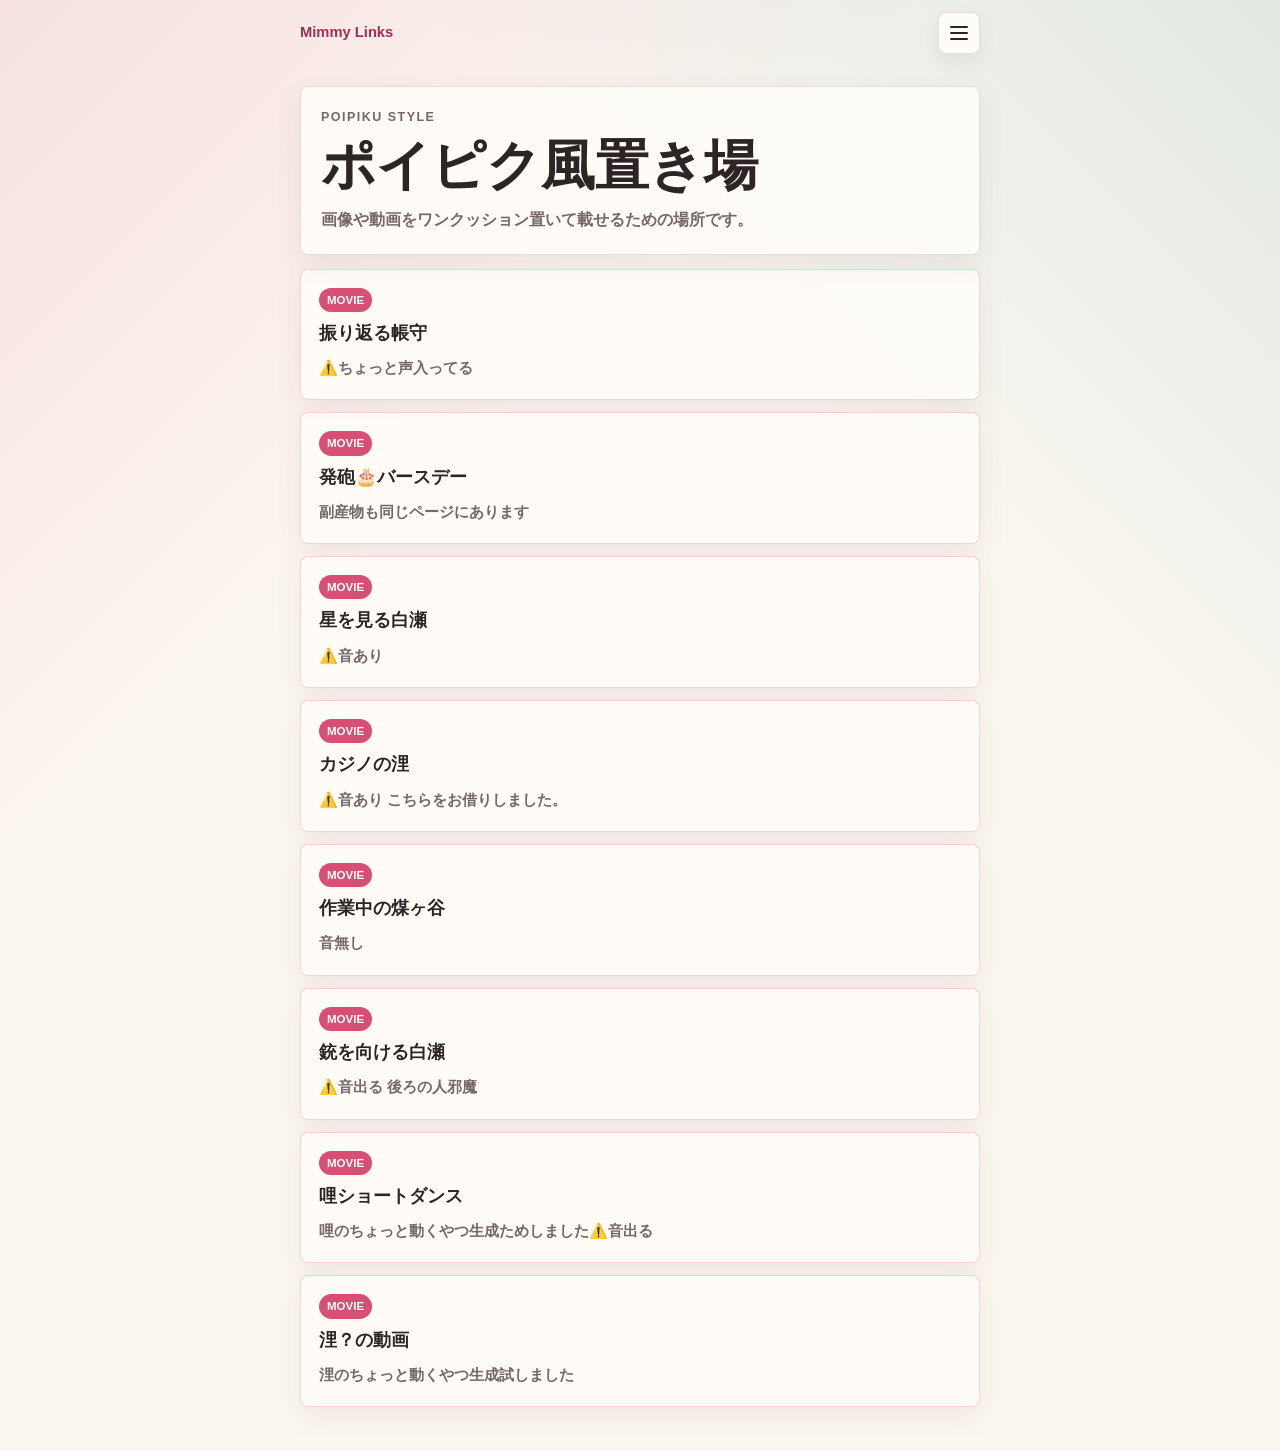
<file: poipiku/index.html>
<!doctype html>
<html lang="ja">
<head>
  <meta charset="utf-8">
  <meta name="viewport" content="width=device-width, initial-scale=1, viewport-fit=cover">
  <title>ポイピク風置き場 | Mimmy Links</title>
  <meta name="description" content="Mimmyの画像・動画ワンクッション置き場です。">
  <meta property="og:title" content="ポイピク風置き場 | Mimmy Links">
  <meta property="og:description" content="Mimmyの画像・動画ワンクッション置き場です。">
  <meta property="og:type" content="website">
  <meta name="theme-color" content="#f8e8ee">
  <link rel="stylesheet" href="../styles.css?v=20260615-0000">
  <script defer src="../menu.js"></script>
</head>
<body>
  <header class="site-header">
    <a class="site-header-title" href="../index.html">Mimmy Links</a>
    <details class="hamburger-menu">
      <summary aria-label="メニューを開く">
        <span></span>
        <span></span>
        <span></span>
      </summary>
      <nav class="menu-panel" aria-label="ページメニュー">
        <a href="index.html">置き場トップ</a>
        <a href="../tobarimori.html">振り返る帳守</a>
        <a href="../arata.html">発砲🎂バースデー</a>
        <a href="../shirose-star.html">星を見る白瀬</a>
        <a href="../kairi-casino.html">カジノの浬</a>
        <a href="../susugaya.html">作業中の煤ヶ谷</a>
        <a href="../shirose.html">銃を向ける白瀬</a>
        <a href="../mairu.html">哩ショートダンス</a>
        <a href="../kairi.html">浬？の動画</a>
        <a href="../index.html">リンク集トップ</a>
      </nav>
    </details>
  </header>

  <main class="page-shell archive-page">
    <section class="block archive-hero" aria-labelledby="archive-title">
      <p class="eyebrow video-eyebrow">Poipiku style</p>
      <h1 id="archive-title">ポイピク風置き場</h1>
      <p>画像や動画をワンクッション置いて載せるための場所です。</p>
    </section>

    <section class="archive-list" aria-label="投稿一覧">
      <a class="archive-card" href="../tobarimori.html">
        <span class="archive-type">MOVIE</span>
        <span class="archive-title">振り返る帳守</span>
        <span class="archive-text">⚠️ちょっと声入ってる</span>
      </a>
      <a class="archive-card" href="../arata.html">
        <span class="archive-type">MOVIE</span>
        <span class="archive-title">発砲🎂バースデー</span>
        <span class="archive-text">副産物も同じページにあります</span>
      </a>
      <a class="archive-card" href="../shirose-star.html">
        <span class="archive-type">MOVIE</span>
        <span class="archive-title">星を見る白瀬</span>
        <span class="archive-text">⚠️音あり</span>
      </a>
      <a class="archive-card" href="../kairi-casino.html">
        <span class="archive-type">MOVIE</span>
        <span class="archive-title">カジノの浬</span>
        <span class="archive-text">⚠️音あり こちらをお借りしました。</span>
      </a>
      <a class="archive-card" href="../susugaya.html">
        <span class="archive-type">MOVIE</span>
        <span class="archive-title">作業中の煤ヶ谷</span>
        <span class="archive-text">音無し</span>
      </a>
      <a class="archive-card" href="../shirose.html">
        <span class="archive-type">MOVIE</span>
        <span class="archive-title">銃を向ける白瀬</span>
        <span class="archive-text">⚠️音出る 後ろの人邪魔</span>
      </a>
      <a class="archive-card" href="../mairu.html">
        <span class="archive-type">MOVIE</span>
        <span class="archive-title">哩ショートダンス</span>
        <span class="archive-text">哩のちょっと動くやつ生成ためしました⚠️音出る</span>
      </a>
      <a class="archive-card" href="../kairi.html">
        <span class="archive-type">MOVIE</span>
        <span class="archive-title">浬？の動画</span>
        <span class="archive-text">浬のちょっと動くやつ生成試しました</span>
      </a>
    </section>
  </main>
</body>
</html>
</file>
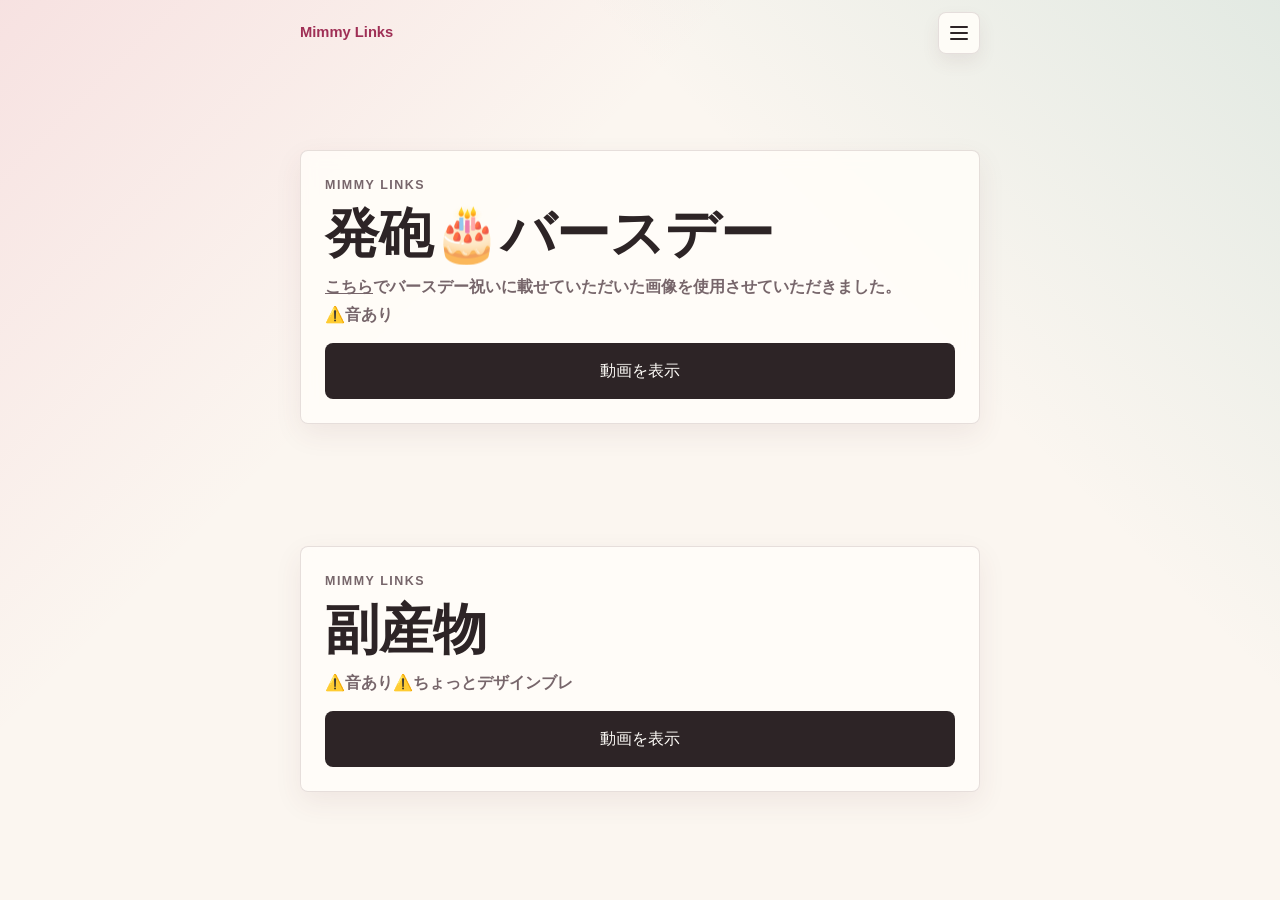
<file: arata.html>
<!doctype html>
<html lang="ja">
<head>
  <meta charset="utf-8">
  <meta name="viewport" content="width=device-width, initial-scale=1, viewport-fit=cover">
  <title>発砲🎂バースデー | Mimmy Links</title>
  <meta name="description" content="発砲🎂バースデーと副産物の動画置き場です。">
  <meta property="og:title" content="発砲🎂バースデー | Mimmy Links">
  <meta property="og:description" content="発砲🎂バースデーと副産物の動画置き場です。">
  <meta property="og:type" content="website">
  <meta name="theme-color" content="#f8e8ee">
  <link rel="stylesheet" href="styles.css?v=20260615-0000">
  <script defer src="video-page.js?v=20260509-0000"></script>
  <script defer src="menu.js"></script>
</head>
<body>
  <header class="site-header">
    <a class="site-header-title" href="index.html">Mimmy Links</a>
    <details class="hamburger-menu">
      <summary aria-label="メニューを開く">
        <span></span>
        <span></span>
        <span></span>
      </summary>
      <nav class="menu-panel" aria-label="ページメニュー">
        <a href="poipiku/index.html">置き場トップ</a>
        <a href="tobarimori.html">振り返る帳守</a>
        <a href="arata.html">発砲🎂バースデー</a>
        <a href="shirose-star.html">星を見る白瀬</a>
        <a href="kairi-casino.html">カジノの浬</a>
        <a href="susugaya.html">作業中の煤ヶ谷</a>
        <a href="shirose.html">銃を向ける白瀬</a>
        <a href="mairu.html">哩ショートダンス</a>
        <a href="kairi.html">浬？の動画</a>
        <a href="index.html">リンク集トップ</a>
      </nav>
    </details>
  </header>
  <main class="page-shell video-page">
    <section class="block video-gate" aria-labelledby="birthday-video-title">
      <p class="eyebrow video-eyebrow">Mimmy Links</p>
      <h1 id="birthday-video-title">発砲🎂バースデー</h1>
      <p><a href="https://x.com/KUROTOBA_KGM/status/2052151176087634281?s=20" target="_blank" rel="noopener noreferrer">こちら</a>でバースデー祝いに載せていただいた画像を使用させていただきました。<br>⚠️音あり</p>
      <button class="primary-link video-show-button" type="button">
        動画を表示
      </button>
      <div class="video-frame" hidden>
        <video id="arata-birthday-video" data-gated-video playsinline preload="auto" tabindex="-1">
          <source src="assets/videos/arata_1778302007733.mp4" type="video/mp4">
          お使いのブラウザでは動画を再生できません。
        </video>
      </div>
    </section>

    <section class="block video-gate" aria-labelledby="bonus-video-title">
      <p class="eyebrow video-eyebrow">Mimmy Links</p>
      <h1 id="bonus-video-title">副産物</h1>
      <p>⚠️音あり⚠️ちょっとデザインブレ</p>
      <button class="primary-link video-show-button" type="button">
        動画を表示
      </button>
      <div class="video-frame" hidden>
        <video id="arata-bonus-video" data-gated-video playsinline preload="auto" tabindex="-1">
          <source src="assets/videos/arata_1778300895307.mp4" type="video/mp4">
          お使いのブラウザでは動画を再生できません。
        </video>
      </div>
    </section>
  </main>
</body>
</html>
</file>
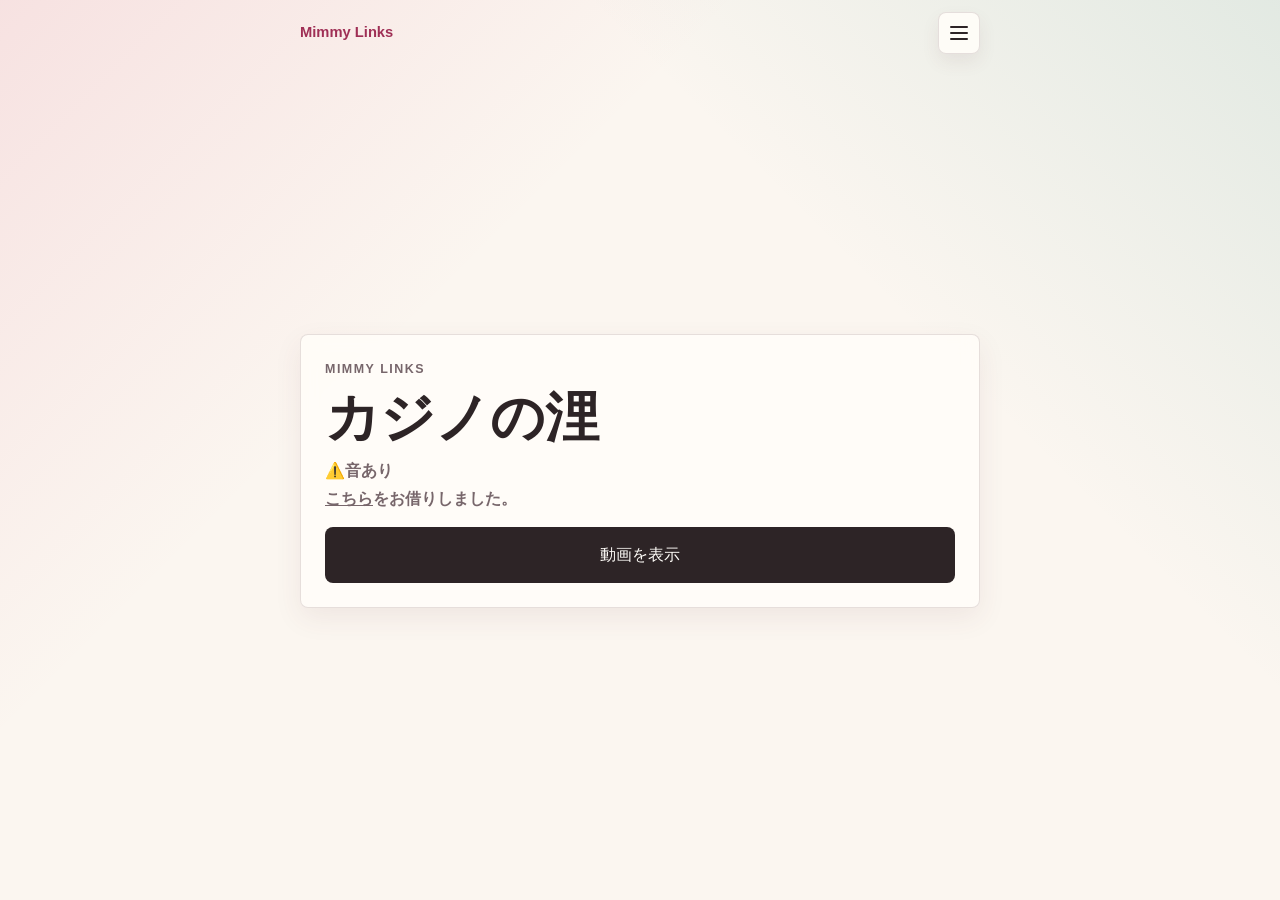
<file: kairi-casino.html>
<!doctype html>
<html lang="ja">
<head>
  <meta charset="utf-8">
  <meta name="viewport" content="width=device-width, initial-scale=1, viewport-fit=cover">
  <title>カジノの浬 | Mimmy Links</title>
  <meta name="description" content="⚠️音あり こちらをお借りしました。">
  <meta property="og:title" content="カジノの浬 | Mimmy Links">
  <meta property="og:description" content="⚠️音あり こちらをお借りしました。">
  <meta property="og:type" content="website">
  <meta name="theme-color" content="#f8e8ee">
  <link rel="stylesheet" href="styles.css?v=20260615-0000">
  <script defer src="video-page.js?v=20260509-0000"></script>
  <script defer src="menu.js"></script>
</head>
<body>
  <header class="site-header">
    <a class="site-header-title" href="index.html">Mimmy Links</a>
    <details class="hamburger-menu">
      <summary aria-label="メニューを開く">
        <span></span>
        <span></span>
        <span></span>
      </summary>
      <nav class="menu-panel" aria-label="ページメニュー">
        <a href="poipiku/index.html">置き場トップ</a>
        <a href="tobarimori.html">振り返る帳守</a>
        <a href="arata.html">発砲🎂バースデー</a>
        <a href="shirose-star.html">星を見る白瀬</a>
        <a href="kairi-casino.html">カジノの浬</a>
        <a href="susugaya.html">作業中の煤ヶ谷</a>
        <a href="shirose.html">銃を向ける白瀬</a>
        <a href="mairu.html">哩ショートダンス</a>
        <a href="kairi.html">浬？の動画</a>
        <a href="index.html">リンク集トップ</a>
      </nav>
    </details>
  </header>
  <main class="page-shell video-page">
    <section class="block video-gate" aria-labelledby="video-title">
      <p class="eyebrow video-eyebrow">Mimmy Links</p>
      <h1 id="video-title">カジノの浬</h1>
      <p>⚠️音あり<br><a href="https://x.com/KUROTOBA_KGM/status/2053817917666652425?s=20" target="_blank" rel="noopener noreferrer">こちら</a>をお借りしました。</p>
      <button class="primary-link video-show-button" type="button" id="show-video">
        動画を表示
      </button>
      <div class="video-frame" id="video-frame" hidden>
        <video id="kairi-casino-video" data-gated-video playsinline preload="auto" tabindex="-1">
          <source src="assets/videos/kairi_20260512.mp4" type="video/mp4">
          お使いのブラウザでは動画を再生できません。
        </video>
      </div>
    </section>
  </main>
</body>
</html>
</file>
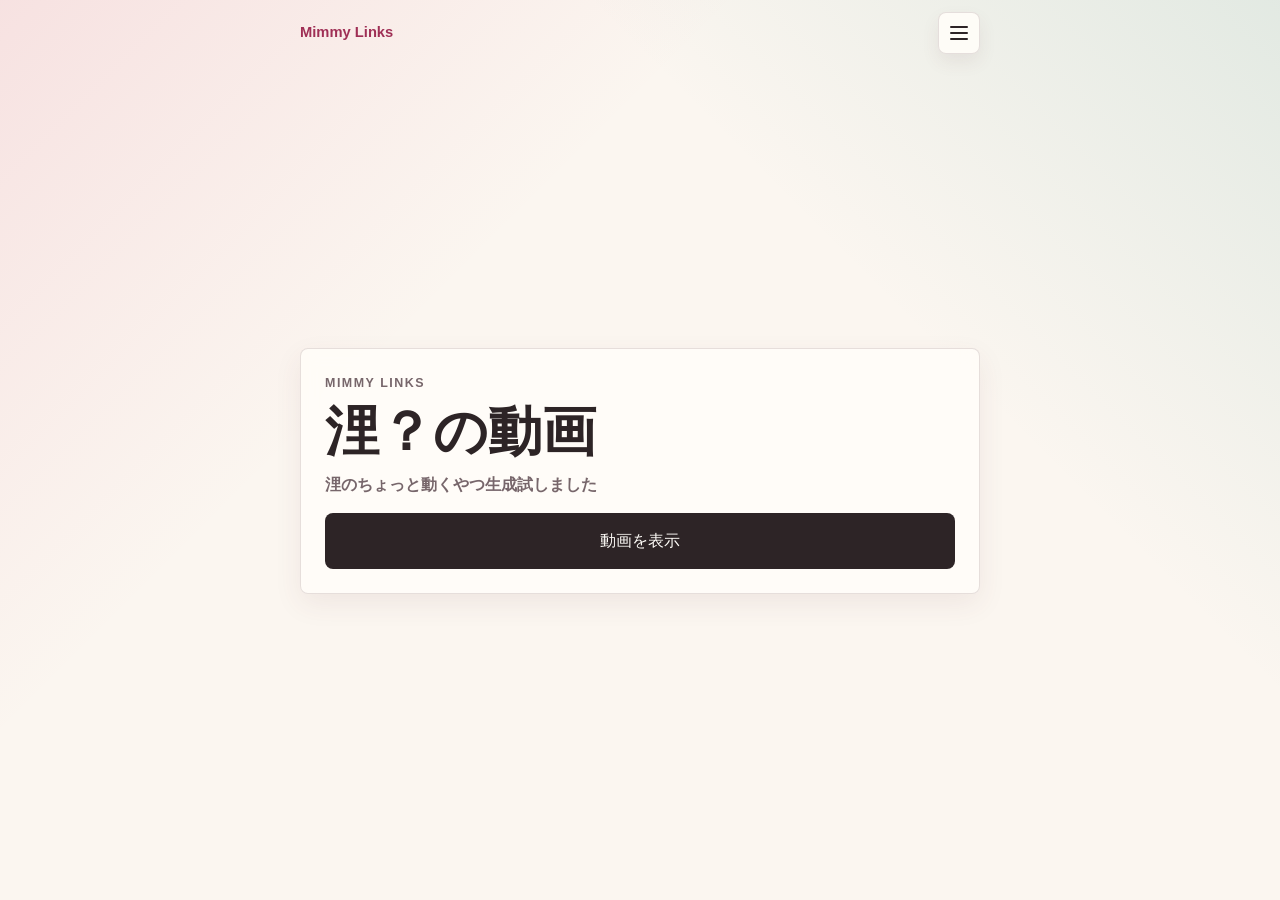
<file: kairi.html>
<!doctype html>
<html lang="ja">
<head>
  <meta charset="utf-8">
  <meta name="viewport" content="width=device-width, initial-scale=1, viewport-fit=cover">
  <title>浬の動画 | Mimmy Links</title>
  <meta name="description" content="浬のちょっと動くやつ試しました">
  <meta property="og:title" content="浬の動画 | Mimmy Links">
  <meta property="og:description" content="浬のちょっと動くやつ試しました">
  <meta property="og:type" content="website">
  <meta name="theme-color" content="#f8e8ee">
  <link rel="stylesheet" href="styles.css?v=20260615-0000">
  <script defer src="video-page.js?v=20260509-0000"></script>
  <script defer src="menu.js"></script>
</head>
<body>
  <header class="site-header">
    <a class="site-header-title" href="index.html">Mimmy Links</a>
    <details class="hamburger-menu">
      <summary aria-label="メニューを開く">
        <span></span>
        <span></span>
        <span></span>
      </summary>
      <nav class="menu-panel" aria-label="ページメニュー">
        <a href="poipiku/index.html">置き場トップ</a>
        <a href="tobarimori.html">振り返る帳守</a>
        <a href="arata.html">発砲🎂バースデー</a>
        <a href="shirose-star.html">星を見る白瀬</a>
        <a href="kairi-casino.html">カジノの浬</a>
        <a href="susugaya.html">作業中の煤ヶ谷</a>
        <a href="shirose.html">銃を向ける白瀬</a>
        <a href="mairu.html">哩ショートダンス</a>
        <a href="kairi.html">浬？の動画</a>
        <a href="index.html">リンク集トップ</a>
      </nav>
    </details>
  </header>
  <main class="page-shell video-page">
    <section class="block video-gate" aria-labelledby="video-title">
      <p class="eyebrow video-eyebrow">Mimmy Links</p>
      <h1 id="video-title">浬？の動画</h1>
      <p>浬のちょっと動くやつ生成試しました</p>
      <button class="primary-link video-show-button" type="button" id="show-video">
        動画を表示
      </button>
      <div class="video-frame" id="video-frame" hidden>
        <video id="kairi-video" data-gated-video playsinline preload="auto" tabindex="-1">
          <source src="assets/videos/kairi_202605041154.mp4" type="video/mp4">
          お使いのブラウザでは動画を再生できません。
        </video>
      </div>
    </section>
  </main>
</body>
</html>
</file>
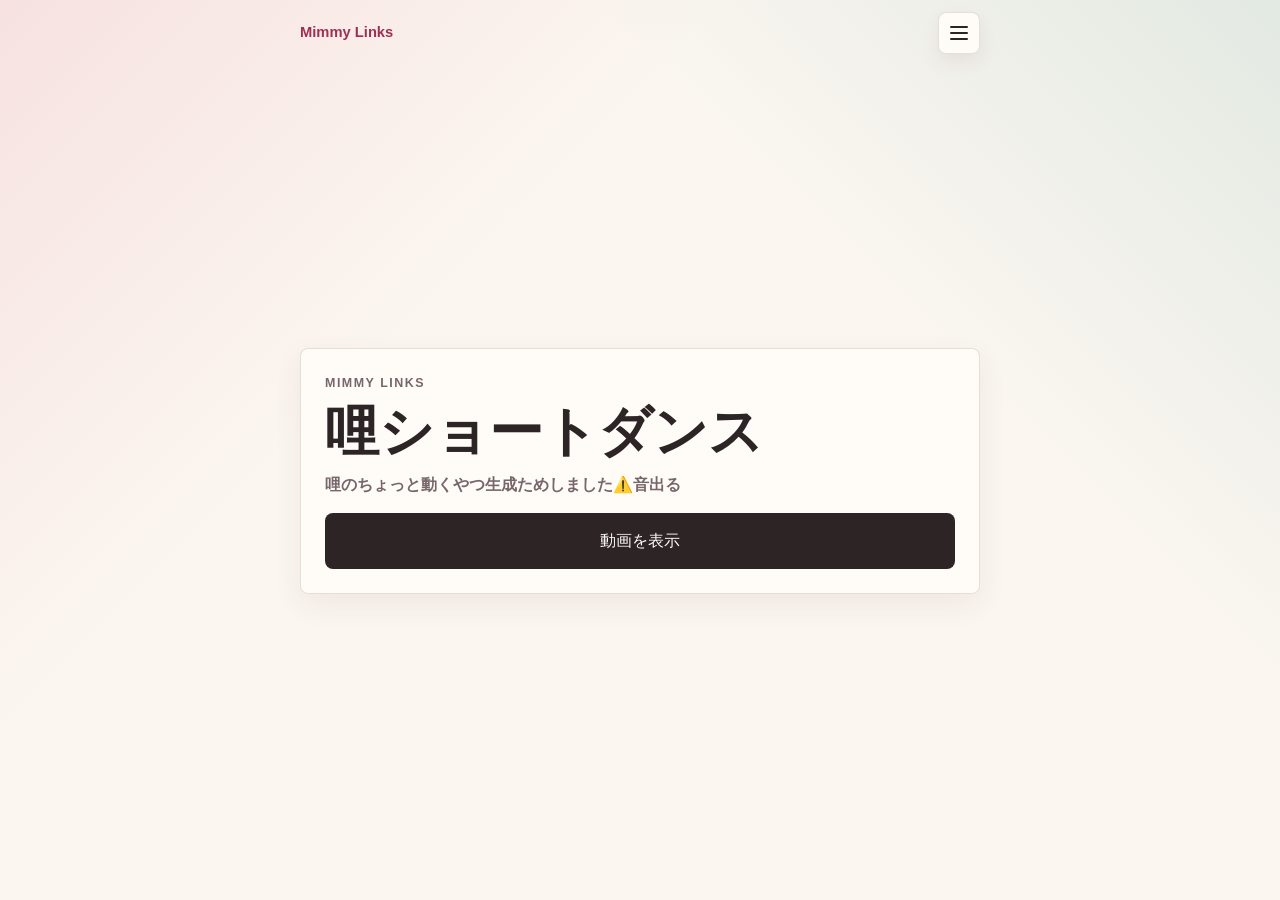
<file: mairu.html>
<!doctype html>
<html lang="ja">
<head>
  <meta charset="utf-8">
  <meta name="viewport" content="width=device-width, initial-scale=1, viewport-fit=cover">
  <title>哩ショートダンス | Mimmy Links</title>
  <meta name="description" content="哩のちょっと動くやつ生成ためしました⚠️音出る">
  <meta property="og:title" content="哩ショートダンス | Mimmy Links">
  <meta property="og:description" content="哩のちょっと動くやつ生成ためしました⚠️音出る">
  <meta property="og:type" content="website">
  <meta name="theme-color" content="#f8e8ee">
  <link rel="stylesheet" href="styles.css?v=20260615-0000">
  <script defer src="video-page.js?v=20260509-0000"></script>
  <script defer src="menu.js"></script>
</head>
<body>
  <header class="site-header">
    <a class="site-header-title" href="index.html">Mimmy Links</a>
    <details class="hamburger-menu">
      <summary aria-label="メニューを開く">
        <span></span>
        <span></span>
        <span></span>
      </summary>
      <nav class="menu-panel" aria-label="ページメニュー">
        <a href="poipiku/index.html">置き場トップ</a>
        <a href="tobarimori.html">振り返る帳守</a>
        <a href="arata.html">発砲🎂バースデー</a>
        <a href="shirose-star.html">星を見る白瀬</a>
        <a href="kairi-casino.html">カジノの浬</a>
        <a href="susugaya.html">作業中の煤ヶ谷</a>
        <a href="shirose.html">銃を向ける白瀬</a>
        <a href="mairu.html">哩ショートダンス</a>
        <a href="kairi.html">浬？の動画</a>
        <a href="index.html">リンク集トップ</a>
      </nav>
    </details>
  </header>
  <main class="page-shell video-page">
    <section class="block video-gate" aria-labelledby="video-title">
      <p class="eyebrow video-eyebrow">Mimmy Links</p>
      <h1 id="video-title">哩ショートダンス</h1>
      <p>哩のちょっと動くやつ生成ためしました⚠️音出る</p>
      <button class="primary-link video-show-button" type="button" id="show-video">
        動画を表示
      </button>
      <div class="video-frame" id="video-frame" hidden>
        <video id="mairu-video" data-gated-video playsinline preload="auto" tabindex="-1">
          <source src="assets/videos/mairu_202605041725.mp4" type="video/mp4">
          お使いのブラウザでは動画を再生できません。
        </video>
      </div>
    </section>
  </main>
</body>
</html>
</file>
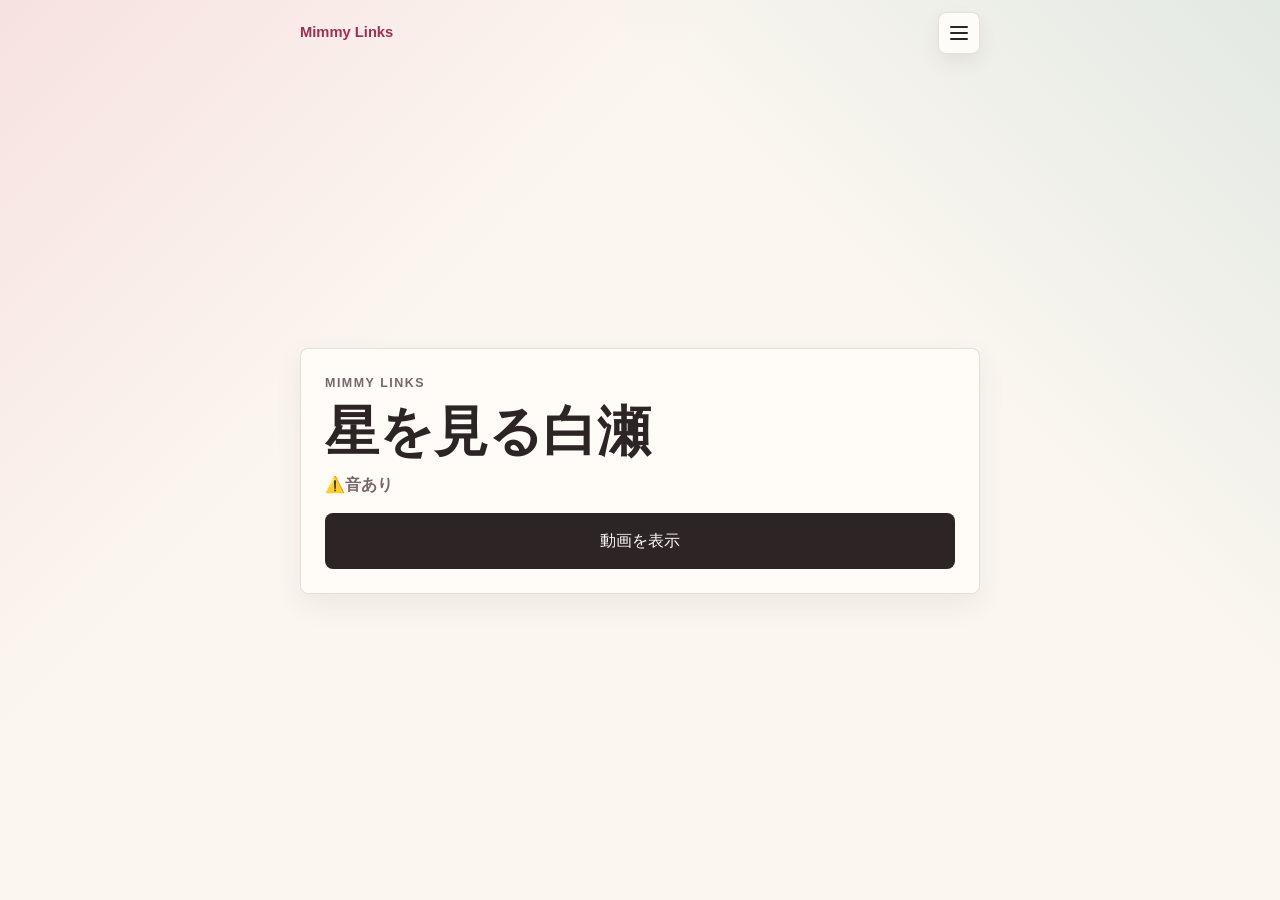
<file: shirose-star.html>
<!doctype html>
<html lang="ja">
<head>
  <meta charset="utf-8">
  <meta name="viewport" content="width=device-width, initial-scale=1, viewport-fit=cover">
  <title>星を見る白瀬 | Mimmy Links</title>
  <meta name="description" content="⚠️音あり">
  <meta property="og:title" content="星を見る白瀬 | Mimmy Links">
  <meta property="og:description" content="⚠️音あり">
  <meta property="og:type" content="website">
  <meta name="theme-color" content="#f8e8ee">
  <link rel="stylesheet" href="styles.css?v=20260615-0000">
  <script defer src="video-page.js?v=20260509-0000"></script>
  <script defer src="menu.js"></script>
</head>
<body>
  <header class="site-header">
    <a class="site-header-title" href="index.html">Mimmy Links</a>
    <details class="hamburger-menu">
      <summary aria-label="メニューを開く">
        <span></span>
        <span></span>
        <span></span>
      </summary>
      <nav class="menu-panel" aria-label="ページメニュー">
        <a href="poipiku/index.html">置き場トップ</a>
        <a href="tobarimori.html">振り返る帳守</a>
        <a href="arata.html">発砲🎂バースデー</a>
        <a href="shirose-star.html">星を見る白瀬</a>
        <a href="kairi-casino.html">カジノの浬</a>
        <a href="susugaya.html">作業中の煤ヶ谷</a>
        <a href="shirose.html">銃を向ける白瀬</a>
        <a href="mairu.html">哩ショートダンス</a>
        <a href="kairi.html">浬？の動画</a>
        <a href="index.html">リンク集トップ</a>
      </nav>
    </details>
  </header>
  <main class="page-shell video-page">
    <section class="block video-gate" aria-labelledby="video-title">
      <p class="eyebrow video-eyebrow">Mimmy Links</p>
      <h1 id="video-title">星を見る白瀬</h1>
      <p>⚠️音あり</p>
      <button class="primary-link video-show-button" type="button" id="show-video">
        動画を表示
      </button>
      <div class="video-frame" id="video-frame" hidden>
        <video id="shirose-star-video" data-gated-video playsinline preload="auto" tabindex="-1">
          <source src="assets/videos/shirose_20260512.mp4" type="video/mp4">
          お使いのブラウザでは動画を再生できません。
        </video>
      </div>
    </section>
  </main>
</body>
</html>
</file>
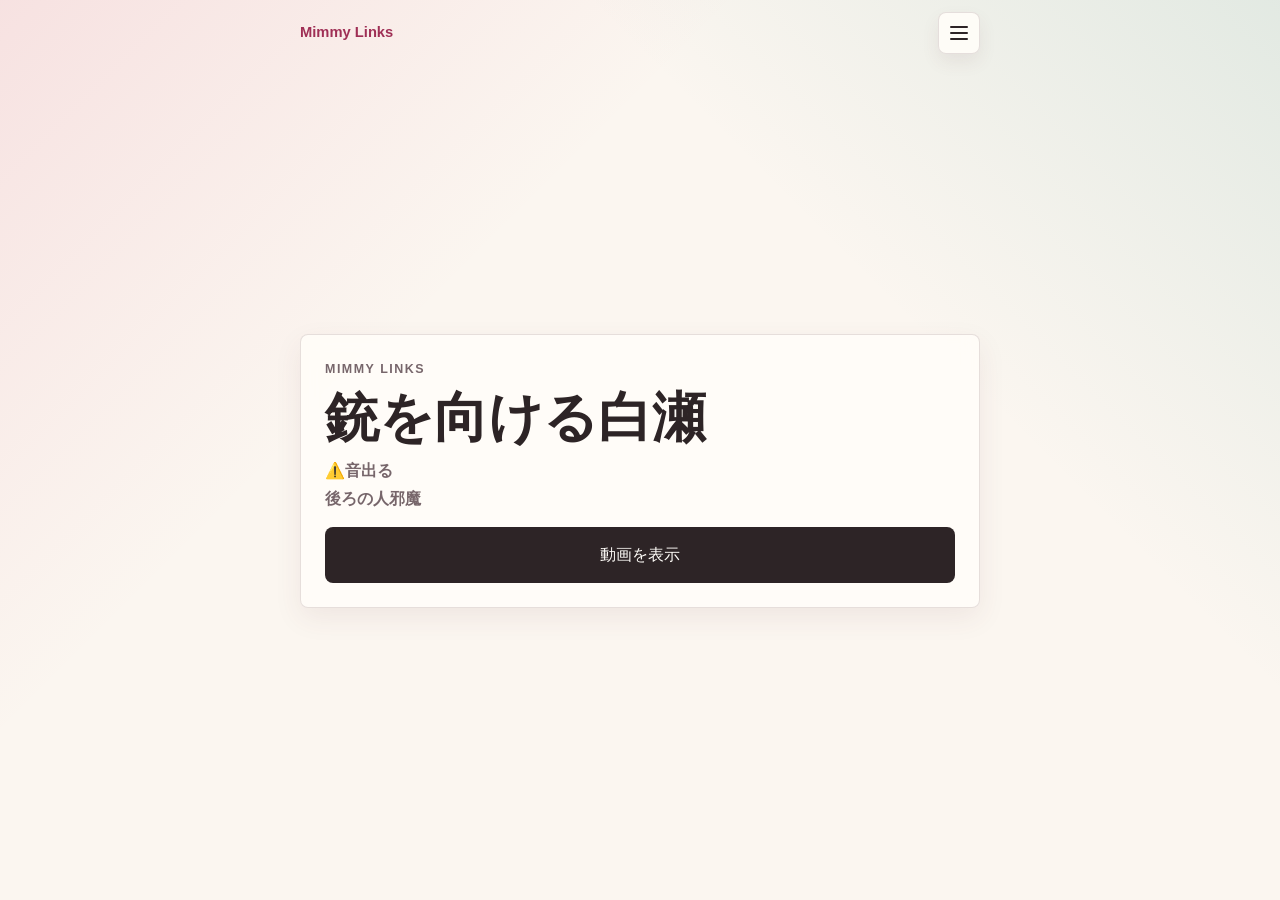
<file: shirose.html>
<!doctype html>
<html lang="ja">
<head>
  <meta charset="utf-8">
  <meta name="viewport" content="width=device-width, initial-scale=1, viewport-fit=cover">
  <title>銃を向ける白瀬 | Mimmy Links</title>
  <meta name="description" content="⚠️音出る 後ろの人邪魔">
  <meta property="og:title" content="銃を向ける白瀬 | Mimmy Links">
  <meta property="og:description" content="⚠️音出る 後ろの人邪魔">
  <meta property="og:type" content="website">
  <meta name="theme-color" content="#f8e8ee">
  <link rel="stylesheet" href="styles.css?v=20260615-0000">
  <script defer src="video-page.js?v=20260509-0000"></script>
  <script defer src="menu.js"></script>
</head>
<body>
  <header class="site-header">
    <a class="site-header-title" href="index.html">Mimmy Links</a>
    <details class="hamburger-menu">
      <summary aria-label="メニューを開く">
        <span></span>
        <span></span>
        <span></span>
      </summary>
      <nav class="menu-panel" aria-label="ページメニュー">
        <a href="poipiku/index.html">置き場トップ</a>
        <a href="tobarimori.html">振り返る帳守</a>
        <a href="arata.html">発砲🎂バースデー</a>
        <a href="shirose-star.html">星を見る白瀬</a>
        <a href="kairi-casino.html">カジノの浬</a>
        <a href="susugaya.html">作業中の煤ヶ谷</a>
        <a href="shirose.html">銃を向ける白瀬</a>
        <a href="mairu.html">哩ショートダンス</a>
        <a href="kairi.html">浬？の動画</a>
        <a href="index.html">リンク集トップ</a>
      </nav>
    </details>
  </header>
  <main class="page-shell video-page">
    <section class="block video-gate" aria-labelledby="video-title">
      <p class="eyebrow video-eyebrow">Mimmy Links</p>
      <h1 id="video-title">銃を向ける白瀬</h1>
      <p>⚠️音出る<br>後ろの人邪魔</p>
      <button class="primary-link video-show-button" type="button" id="show-video">
        動画を表示
      </button>
      <div class="video-frame" id="video-frame" hidden>
        <video id="shirose-video" data-gated-video playsinline preload="auto" tabindex="-1">
          <source src="assets/videos/shirose_1777910382609.mp4" type="video/mp4">
          お使いのブラウザでは動画を再生できません。
        </video>
      </div>
    </section>
  </main>
</body>
</html>
</file>
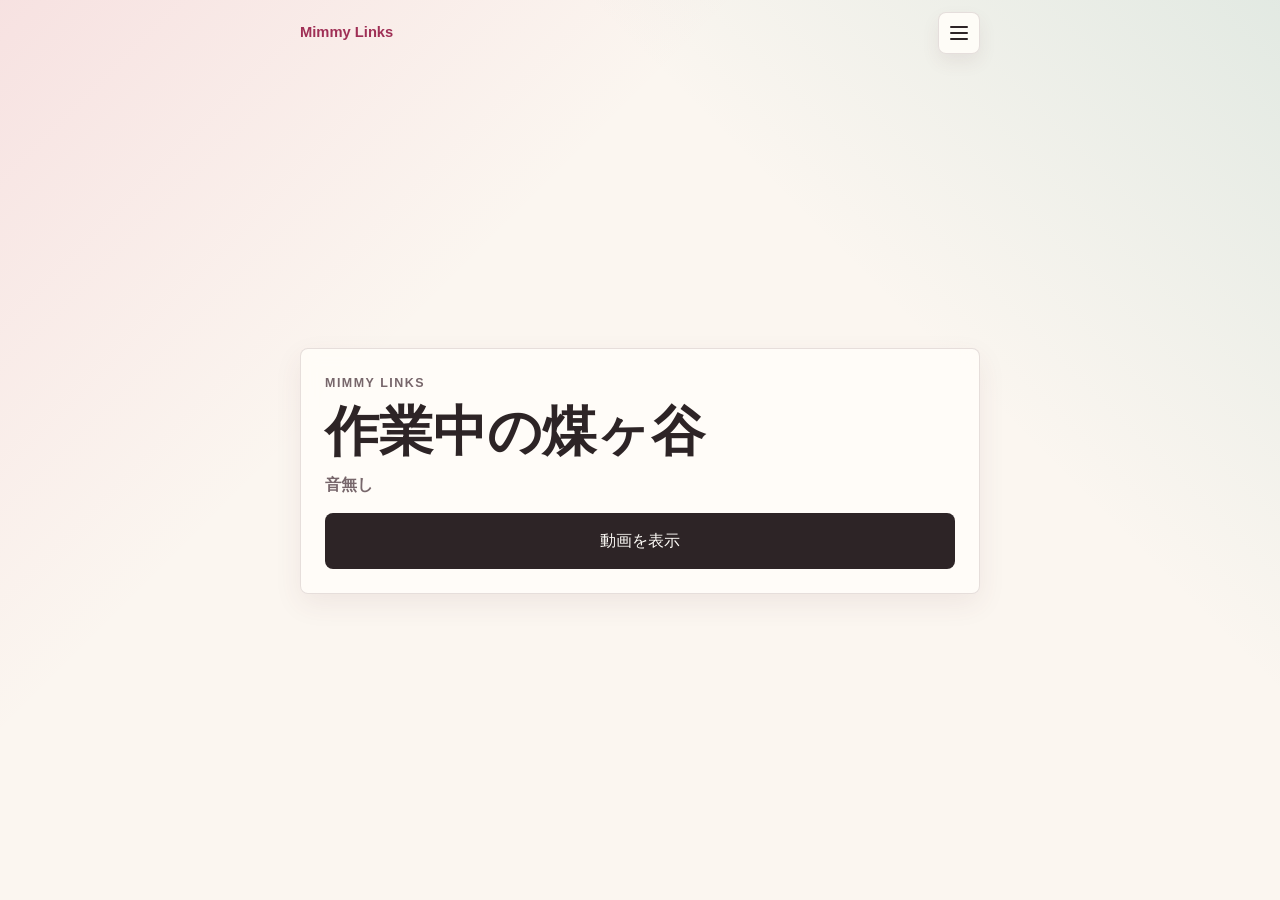
<file: susugaya.html>
<!doctype html>
<html lang="ja">
<head>
  <meta charset="utf-8">
  <meta name="viewport" content="width=device-width, initial-scale=1, viewport-fit=cover">
  <title>作業中の煤ヶ谷 | Mimmy Links</title>
  <meta name="description" content="音無し">
  <meta property="og:title" content="作業中の煤ヶ谷 | Mimmy Links">
  <meta property="og:description" content="音無し">
  <meta property="og:type" content="website">
  <meta name="theme-color" content="#f8e8ee">
  <link rel="stylesheet" href="styles.css?v=20260615-0000">
  <script defer src="video-page.js?v=20260509-0000"></script>
  <script defer src="menu.js"></script>
</head>
<body>
  <header class="site-header">
    <a class="site-header-title" href="index.html">Mimmy Links</a>
    <details class="hamburger-menu">
      <summary aria-label="メニューを開く">
        <span></span>
        <span></span>
        <span></span>
      </summary>
      <nav class="menu-panel" aria-label="ページメニュー">
        <a href="poipiku/index.html">置き場トップ</a>
        <a href="tobarimori.html">振り返る帳守</a>
        <a href="arata.html">発砲🎂バースデー</a>
        <a href="shirose-star.html">星を見る白瀬</a>
        <a href="kairi-casino.html">カジノの浬</a>
        <a href="susugaya.html">作業中の煤ヶ谷</a>
        <a href="shirose.html">銃を向ける白瀬</a>
        <a href="mairu.html">哩ショートダンス</a>
        <a href="kairi.html">浬？の動画</a>
        <a href="index.html">リンク集トップ</a>
      </nav>
    </details>
  </header>
  <main class="page-shell video-page">
    <section class="block video-gate" aria-labelledby="video-title">
      <p class="eyebrow video-eyebrow">Mimmy Links</p>
      <h1 id="video-title">作業中の煤ヶ谷</h1>
      <p>音無し</p>
      <button class="primary-link video-show-button" type="button" id="show-video">
        動画を表示
      </button>
      <div class="video-frame" id="video-frame" hidden>
        <video id="susugaya-video" data-gated-video playsinline preload="auto" tabindex="-1" muted>
          <source src="assets/videos/susugaya_202605051245.mp4" type="video/mp4">
          お使いのブラウザでは動画を再生できません。
        </video>
      </div>
    </section>
  </main>
</body>
</html>
</file>
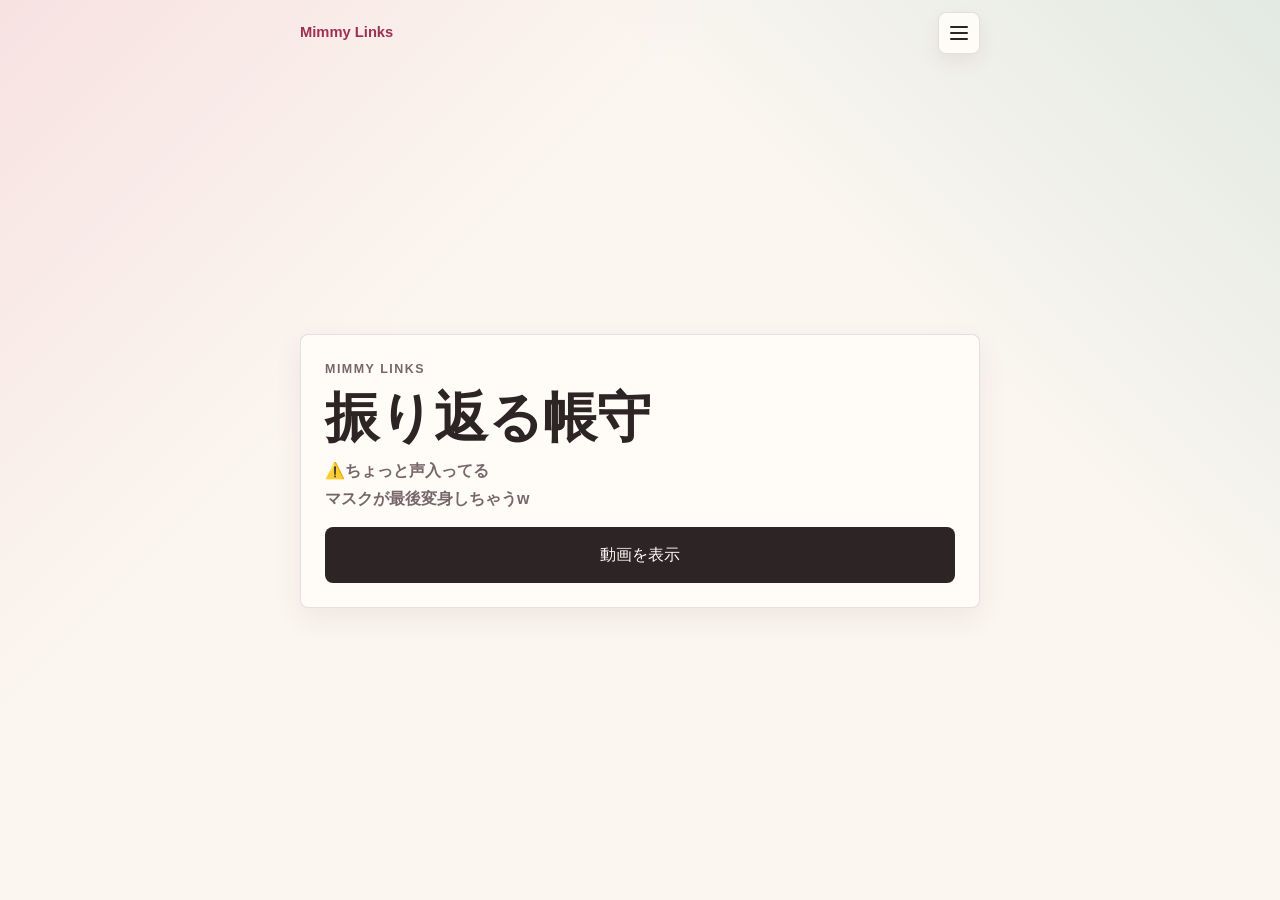
<file: tobarimori.html>
<!doctype html>
<html lang="ja">
<head>
  <meta charset="utf-8">
  <meta name="viewport" content="width=device-width, initial-scale=1, viewport-fit=cover">
  <title>振り返る帳守 | Mimmy Links</title>
  <meta name="description" content="⚠️ちょっと声入ってる">
  <meta property="og:title" content="振り返る帳守 | Mimmy Links">
  <meta property="og:description" content="⚠️ちょっと声入ってる">
  <meta property="og:type" content="website">
  <meta name="theme-color" content="#f8e8ee">
  <link rel="stylesheet" href="styles.css?v=20260615-0000">
  <script defer src="video-page.js?v=20260509-0000"></script>
  <script defer src="menu.js"></script>
</head>
<body>
  <header class="site-header">
    <a class="site-header-title" href="index.html">Mimmy Links</a>
    <details class="hamburger-menu">
      <summary aria-label="メニューを開く">
        <span></span>
        <span></span>
        <span></span>
      </summary>
      <nav class="menu-panel" aria-label="ページメニュー">
        <a href="poipiku/index.html">置き場トップ</a>
        <a href="tobarimori.html">振り返る帳守</a>
        <a href="arata.html">発砲🎂バースデー</a>
        <a href="shirose-star.html">星を見る白瀬</a>
        <a href="kairi-casino.html">カジノの浬</a>
        <a href="susugaya.html">作業中の煤ヶ谷</a>
        <a href="shirose.html">銃を向ける白瀬</a>
        <a href="mairu.html">哩ショートダンス</a>
        <a href="kairi.html">浬？の動画</a>
        <a href="index.html">リンク集トップ</a>
      </nav>
    </details>
  </header>
  <main class="page-shell video-page">
    <section class="block video-gate" aria-labelledby="video-title">
      <p class="eyebrow video-eyebrow">Mimmy Links</p>
      <h1 id="video-title">振り返る帳守</h1>
      <p>⚠️ちょっと声入ってる<br>マスクが最後変身しちゃうw</p>
      <button class="primary-link video-show-button" type="button" id="show-video">
        動画を表示
      </button>
      <div class="video-frame" id="video-frame" hidden>
        <video id="tobarimori-video" data-gated-video playsinline preload="auto" tabindex="-1">
          <source src="assets/videos/tobarimori_1781334759874.mp4" type="video/mp4">
          お使いのブラウザでは動画を再生できません。
        </video>
      </div>
    </section>
  </main>
</body>
</html>
</file>
<file: styles.css>
:root {
  --bg: #fbf6f0;
  --paper: #fffdf9;
  --paper-soft: #fff8f2;
  --text: #2d2426;
  --muted: #77666b;
  --line: rgba(80, 48, 52, 0.14);
  --accent: #d84f76;
  --accent-deep: #9f2f55;
  --mint: #4d9d91;
  --blue: #536fa9;
  --shadow: 0 18px 42px rgba(96, 54, 60, 0.12);
}

* {
  box-sizing: border-box;
}

html,
body {
  margin: 0;
  min-height: 100%;
}

body {
  color: var(--text);
  font-family: "Hiragino Sans", "Yu Gothic", "YuGothic", sans-serif;
  line-height: 1.75;
  background:
    linear-gradient(135deg, rgba(216, 79, 118, 0.12), transparent 34%),
    linear-gradient(225deg, rgba(77, 157, 145, 0.14), transparent 32%),
    var(--bg);
  -webkit-text-size-adjust: 100%;
  text-size-adjust: 100%;
}

a {
  color: inherit;
}

.site-header {
  position: relative;
  z-index: 10;
  display: flex;
  align-items: center;
  justify-content: space-between;
  width: min(680px, calc(100% - 28px));
  margin: 0 auto;
  padding: max(12px, env(safe-area-inset-top)) 0 0;
}

.site-header-title {
  color: var(--accent-deep);
  font-size: 0.92rem;
  font-weight: 800;
  text-decoration: none;
}

.hamburger-menu {
  position: relative;
}

.hamburger-menu > summary {
  display: flex;
  flex-direction: column;
  align-items: center;
  justify-content: center;
  gap: 4px;
  width: 42px;
  height: 42px;
  border: 1px solid var(--line);
  border-radius: 8px;
  background: rgba(255, 253, 249, 0.9);
  box-shadow: 0 8px 18px rgba(96, 54, 60, 0.08);
  cursor: pointer;
  list-style: none;
}

.hamburger-menu > summary::-webkit-details-marker {
  display: none;
}

.hamburger-menu > summary span {
  display: block;
  width: 18px;
  height: 2px;
  border-radius: 99px;
  background: var(--text);
}

.menu-panel {
  position: absolute;
  top: calc(100% + 8px);
  right: 0;
  display: grid;
  gap: 4px;
  width: min(240px, calc(100vw - 28px));
  padding: 8px;
  border: 1px solid var(--line);
  border-radius: 8px;
  background: rgba(255, 253, 249, 0.98);
  box-shadow: var(--shadow);
}

.menu-panel a {
  padding: 10px 12px;
  border-radius: 8px;
  color: var(--text);
  font-size: 0.92rem;
  font-weight: 800;
  text-decoration: none;
}

.menu-panel a:hover,
.menu-panel a:focus-visible {
  background: var(--paper-soft);
  outline: none;
}

.menu-accordion {
  border-radius: 8px;
}

.menu-accordion summary {
  display: flex;
  align-items: center;
  justify-content: space-between;
  padding: 10px 12px;
  border-radius: 8px;
  color: var(--text);
  font-size: 0.92rem;
  font-weight: 800;
  cursor: pointer;
  list-style: none;
}

.menu-accordion summary::-webkit-details-marker {
  display: none;
}

.menu-accordion summary::after {
  content: "";
  width: 8px;
  height: 8px;
  border-right: 2px solid var(--muted);
  border-bottom: 2px solid var(--muted);
  transform: rotate(45deg);
  transition: transform 0.18s ease;
}

.menu-accordion[open] summary::after {
  transform: rotate(225deg);
}

.menu-accordion summary:hover,
.menu-accordion summary:focus-visible {
  background: var(--paper-soft);
  outline: none;
}

.menu-accordion-list {
  display: grid;
  gap: 2px;
  margin-top: 2px;
  padding-left: 8px;
}

.menu-accordion-list a {
  font-size: 0.88rem;
}

.page-shell {
  width: min(680px, calc(100% - 28px));
  margin: 0 auto;
  padding: max(28px, env(safe-area-inset-top)) 0 max(44px, env(safe-area-inset-bottom));
}

.profile {
  position: relative;
  overflow: hidden;
  min-height: 250px;
  margin-bottom: 16px;
  padding: 30px 190px 30px 24px;
  color: #fffdf9;
  border-radius: 8px;
  background:
    linear-gradient(145deg, rgba(45, 36, 38, 0.24), rgba(45, 36, 38, 0.08)),
    linear-gradient(135deg, #d84f76 0%, #7f5fb9 52%, #4d9d91 100%);
  box-shadow: var(--shadow);
}

.profile::after {
  content: "";
  position: absolute;
  right: -26px;
  bottom: -44px;
  width: 190px;
  height: 190px;
  border: 1px solid rgba(255, 253, 249, 0.4);
  transform: rotate(12deg);
}

.profile-mark {
  display: block;
  position: absolute;
  top: 48px;
  right: 56px;
  z-index: 1;
  width: 128px;
  height: 128px;
  border: 2px solid rgba(255, 253, 249, 0.72);
  border-radius: 50%;
  background: rgba(255, 253, 249, 0.18);
  box-shadow: 0 8px 18px rgba(45, 36, 38, 0.18);
  object-fit: cover;
}

.eyebrow {
  margin: 0 0 6px;
  font-size: 0.78rem;
  font-weight: 800;
  letter-spacing: 0.12em;
  text-transform: uppercase;
}

h1,
h2,
h3,
p {
  margin-top: 0;
}

h1 {
  margin-bottom: 12px;
  font-size: clamp(2.6rem, 13vw, 4.6rem);
  line-height: 0.96;
  letter-spacing: 0;
}

h1 span {
  font-size: 0.42em;
  font-weight: 700;
}

.lead {
  position: relative;
  max-width: 420px;
  margin-bottom: 0;
  color: rgba(255, 253, 249, 0.9);
  font-weight: 700;
}

.block {
  margin-top: 14px;
  padding: 20px;
  border: 1px solid var(--line);
  border-radius: 8px;
  background: rgba(255, 253, 249, 0.88);
  box-shadow: 0 10px 28px rgba(96, 54, 60, 0.08);
  backdrop-filter: blur(8px);
}

.block h2 {
  display: flex;
  align-items: center;
  gap: 10px;
  margin-bottom: 14px;
  font-size: 1.1rem;
  line-height: 1.35;
}

.block h2::before {
  content: "";
  width: 10px;
  height: 24px;
  border-radius: 99px;
  background: var(--accent);
}

.block:nth-of-type(3) h2::before {
  background: var(--mint);
}

.block:nth-of-type(4) h2::before {
  background: var(--blue);
}

.block p {
  margin-bottom: 8px;
  color: var(--muted);
  font-weight: 600;
}

.block p:last-child {
  margin-bottom: 0;
}

.block h3 {
  margin: 18px 0 8px;
  color: var(--text);
  font-size: 0.98rem;
  line-height: 1.4;
}

.skill-list {
  display: grid;
  gap: 6px;
  margin: 0;
  padding: 12px 14px 12px 32px;
  border: 1px solid rgba(216, 79, 118, 0.18);
  border-radius: 8px;
  background: var(--paper-soft);
  color: var(--muted);
  font-weight: 600;
}

.link-list {
  display: grid;
  gap: 10px;
}

.link-card,
.primary-link {
  display: block;
  text-decoration: none;
  border-radius: 8px;
  transition: transform 150ms ease, border-color 150ms ease, box-shadow 150ms ease;
}

.link-card {
  padding: 15px 16px;
  border: 1px solid rgba(216, 79, 118, 0.24);
  background: var(--paper-soft);
}

.link-card:hover,
.link-card:focus-visible,
.primary-link:hover,
.primary-link:focus-visible {
  transform: translateY(-2px);
  box-shadow: 0 12px 24px rgba(96, 54, 60, 0.12);
  outline: none;
}

.link-label,
.link-text,
.link-url {
  display: block;
}

.link-label {
  font-weight: 800;
  color: var(--accent-deep);
}

.link-text {
  margin-top: 2px;
  color: var(--text);
  font-size: 0.95rem;
}

.link-url {
  margin-top: 6px;
  overflow-wrap: anywhere;
  color: var(--muted);
  font-size: 0.86rem;
}

.primary-link {
  margin-top: 14px;
  padding: 14px 18px;
  color: #fffdf9;
  text-align: center;
  font-weight: 800;
  background: var(--text);
}

.video-page {
  display: grid;
  min-height: calc(100vh - 64px);
  align-items: center;
}

.video-gate {
  padding: 24px;
}

.video-gate h1 {
  margin-bottom: 10px;
  color: var(--text);
  font-size: clamp(2rem, 10vw, 3.4rem);
  line-height: 1.08;
}

.video-eyebrow {
  color: var(--accent-deep);
}

.video-show-button {
  width: 100%;
  border: 0;
  font: inherit;
  cursor: pointer;
}

.video-show-button[hidden],
.video-frame[hidden] {
  display: none;
}

.video-frame {
  margin-top: 16px;
  overflow: hidden;
  border: 1px solid rgba(80, 48, 52, 0.16);
  border-radius: 8px;
  background: #111;
  box-shadow: 0 14px 30px rgba(96, 54, 60, 0.16);
}

.video-frame.is-playing {
  box-shadow: none;
}

.video-frame video {
  display: block;
  width: 100%;
  max-height: 78vh;
  background: #111;
}

.archive-page {
  padding-top: 18px;
}

.archive-hero h1 {
  margin-bottom: 10px;
  color: var(--text);
  font-size: clamp(2rem, 10vw, 3.4rem);
  line-height: 1.08;
}

.archive-list {
  display: grid;
  gap: 12px;
  margin-top: 14px;
}

.archive-card {
  display: grid;
  gap: 6px;
  padding: 18px;
  border: 1px solid rgba(216, 79, 118, 0.24);
  border-radius: 8px;
  color: inherit;
  text-decoration: none;
  background: rgba(255, 253, 249, 0.88);
  box-shadow: 0 10px 28px rgba(96, 54, 60, 0.08);
  transition: transform 150ms ease, box-shadow 150ms ease;
}

.archive-card:hover,
.archive-card:focus-visible {
  transform: translateY(-2px);
  box-shadow: 0 14px 26px rgba(96, 54, 60, 0.14);
  outline: none;
}

.archive-type {
  width: fit-content;
  padding: 2px 8px;
  border-radius: 999px;
  color: #fffdf9;
  font-size: 0.72rem;
  font-weight: 800;
  background: var(--accent);
}

.archive-title {
  color: var(--text);
  font-size: 1.12rem;
  font-weight: 800;
}

.archive-text {
  color: var(--muted);
  font-size: 0.94rem;
  font-weight: 600;
}

.zeta-card-preview {
  display: grid;
  grid-template-columns: repeat(2, minmax(0, 1fr));
  gap: 10px;
  margin: 0 0 14px;
}

.zeta-card-preview img {
  display: block;
  width: 100%;
  height: auto;
}

.zeta-card-thumb {
  display: block;
  width: 100%;
  padding: 0;
  border: 1px solid rgba(80, 48, 52, 0.16);
  border-radius: 8px;
  background: var(--paper);
  box-shadow: 0 8px 18px rgba(96, 54, 60, 0.1);
  cursor: zoom-in;
  overflow: hidden;
  transition: transform 150ms ease, box-shadow 150ms ease;
}

.zeta-card-thumb:hover,
.zeta-card-thumb:focus-visible {
  transform: translateY(-2px);
  box-shadow: 0 14px 26px rgba(96, 54, 60, 0.14);
  outline: none;
}

.image-modal[hidden] {
  display: none;
}

.image-modal {
  position: fixed;
  inset: 0;
  z-index: 20;
  display: grid;
  place-items: center;
  padding: 18px;
}

.image-modal-backdrop {
  position: absolute;
  inset: 0;
  border: 0;
  background: rgba(31, 24, 27, 0.74);
  cursor: zoom-out;
}

.image-modal-content {
  position: relative;
  z-index: 1;
  display: grid;
  gap: 10px;
  width: min(94vw, 520px);
  max-height: 92vh;
}

.image-modal-close {
  justify-self: end;
  padding: 9px 14px;
  border: 1px solid rgba(255, 253, 249, 0.3);
  border-radius: 8px;
  color: #fffdf9;
  background: rgba(255, 253, 249, 0.16);
  font: inherit;
  font-weight: 800;
}

.image-modal-content img {
  display: block;
  width: 100%;
  max-height: calc(92vh - 54px);
  border-radius: 8px;
  object-fit: contain;
  background: var(--paper);
  box-shadow: 0 24px 54px rgba(0, 0, 0, 0.28);
}

body.modal-open {
  overflow: hidden;
}

@media (max-width: 480px) {
  .page-shell {
    width: min(100% - 20px, 680px);
    padding-top: max(14px, env(safe-area-inset-top));
  }

  .profile {
    min-height: 220px;
    padding: 24px 116px 24px 20px;
  }

  .profile-mark {
    top: 24px;
    right: 20px;
    width: 86px;
    height: 86px;
  }

  .block {
    padding: 18px 16px;
  }
}
</file>
